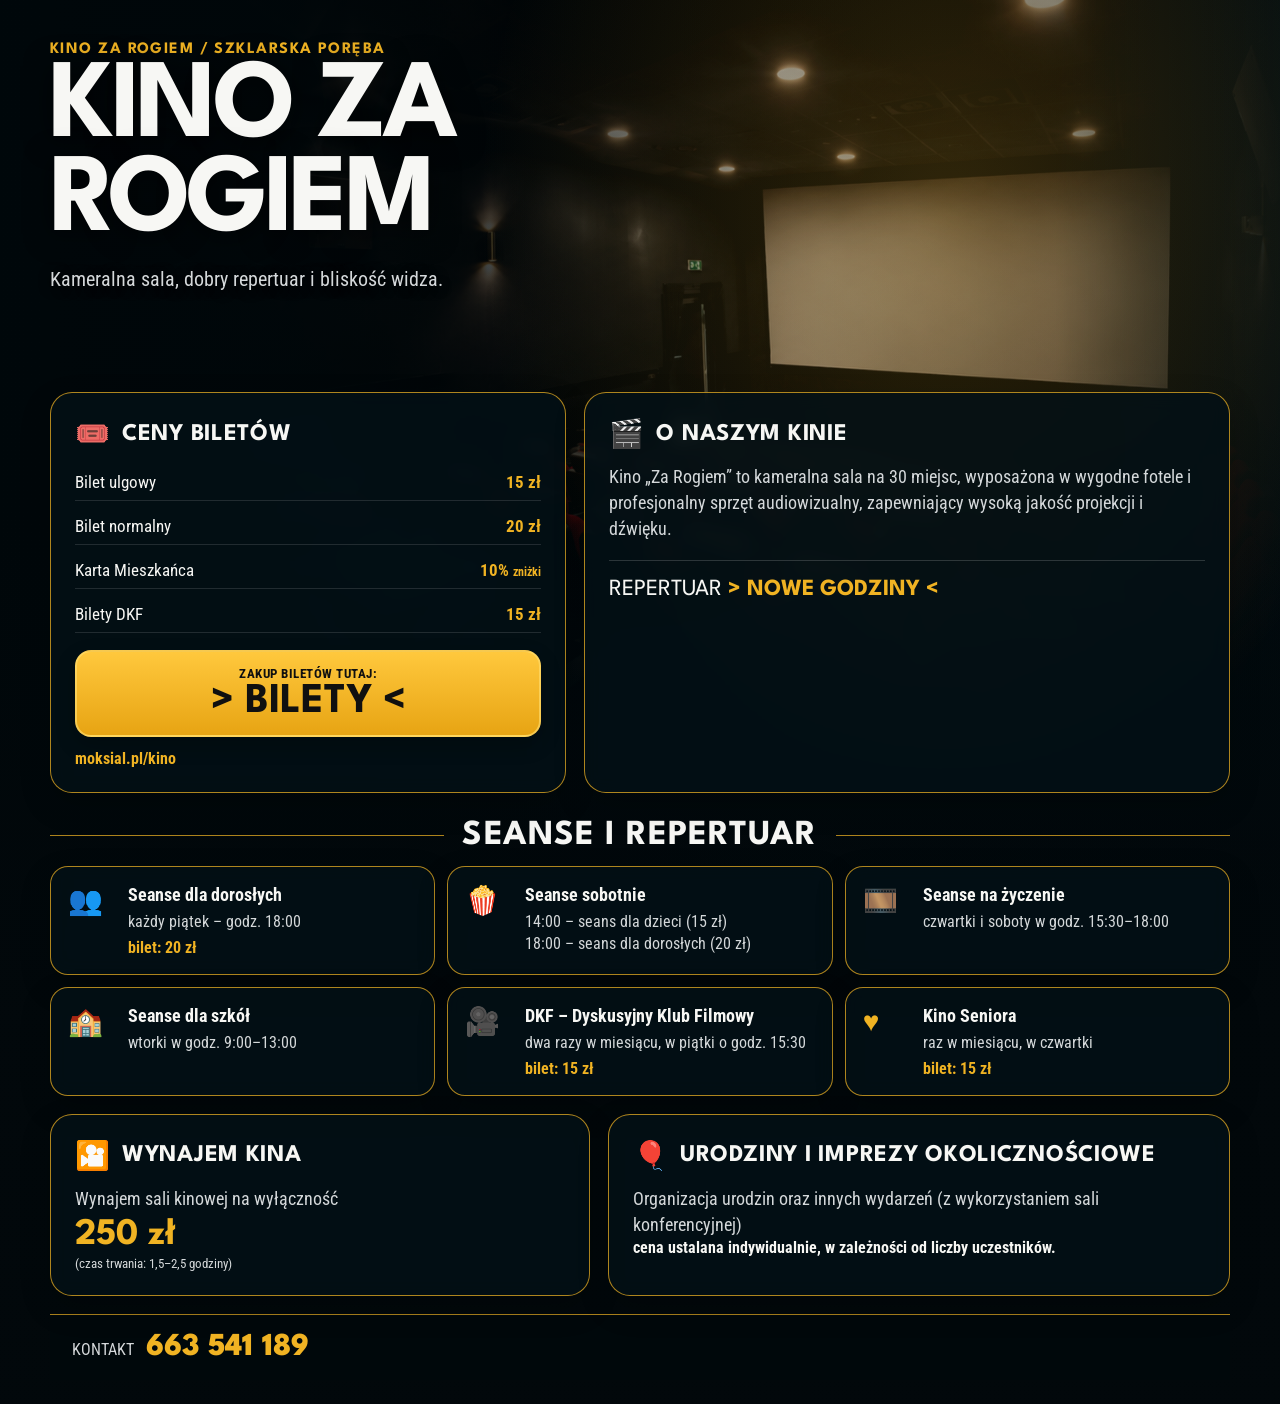
<file: index.html>
<!doctype html>
<html lang="pl">
<head>
  <meta charset="utf-8" />
  <meta name="viewport" content="width=device-width,initial-scale=1" />
  <title>Kino Za Rogiem — informacje</title>
  <meta name="description" content="Cennik, godziny seansów i informacje o Kinie Za Rogiem w Szklarskiej Porębie." />
  <link rel="preconnect" href="https://fonts.googleapis.com">
  <link rel="preconnect" href="https://fonts.gstatic.com" crossorigin>
  <link href="https://fonts.googleapis.com/css2?family=League+Spartan:wght@600;700;800&family=Roboto+Condensed:wght@400;500;600;700&display=swap" rel="stylesheet">
  <link rel="stylesheet" href="style.css" />
</head>
<body>
  <main class="cinema-card" id="cinemaCard" data-theme="default">
    <div class="cinema-card__bg" aria-hidden="true"></div>
    <div class="cinema-card__shade" aria-hidden="true"></div>

    <div class="content">
      <header class="hero">
        <div>
          <p class="eyebrow">Kino Za Rogiem / Szklarska Poręba</p>
          <h1>Kino Za Rogiem</h1>
          <p class="hero__lead">Kameralna sala, dobry repertuar i bliskość widza.</p>
        </div>
        <div class="now-playing" id="nowPlaying" hidden>
          <span>Najbliższy seans</span>
          <strong id="nowPlayingTitle">—</strong>
          <small id="nowPlayingDate">—</small>
        </div>
      </header>

      <section class="top-grid">
        <article class="panel prices-panel">
          <div class="panel__heading"><span class="icon">🎟️</span><h2>Ceny biletów</h2></div>
          <div class="price-list">
            <div><span>Bilet ulgowy</span><strong>15 zł</strong></div>
            <div><span>Bilet normalny</span><strong>20 zł</strong></div>
            <div><span>Karta Mieszkańca</span><strong>10% <small>zniżki</small></strong></div>
            <div><span>Bilety DKF</span><strong>15 zł</strong></div>
          </div>
          <a class="ticket-button" href="https://ekobilet.pl/moksial" target="_blank" rel="noopener noreferrer" aria-label="Kup bilety online w Ekobilet">
            <span>Zakup biletów tutaj:</span>
            <strong>&gt; BILETY &lt;</strong>
          </a>
          <a class="plain-link" href="https://moksial.pl/kino" target="_blank" rel="noopener noreferrer">moksial.pl/kino</a>
        </article>

        <article class="panel about-panel">
          <div class="panel__heading"><span class="icon">🎬</span><h2>O naszym kinie</h2></div>
          <p>Kino „Za Rogiem” to kameralna sala na 30 miejsc, wyposażona w wygodne fotele i profesjonalny sprzęt audiowizualny, zapewniający wysoką jakość projekcji i dźwięku.</p>
          <a class="repertoire-link" href="https://moksial.pl/kino" target="_blank" rel="noopener noreferrer">Repertuar <strong>&gt; NOWE GODZINY &lt;</strong></a>
        </article>
      </section>

      <section class="schedule-section">
        <div class="section-title"><span></span><h2>Seanse i repertuar</h2><span></span></div>
        <div class="schedule-grid">
          <article class="schedule-item"><span class="schedule-icon">👥</span><div><h3>Seanse dla dorosłych</h3><p>każdy piątek – godz. 18:00</p><strong>bilet: 20 zł</strong></div></article>
          <article class="schedule-item"><span class="schedule-icon">🍿</span><div><h3>Seanse sobotnie</h3><p>14:00 – seans dla dzieci (15 zł)<br>18:00 – seans dla dorosłych (20 zł)</p></div></article>
          <article class="schedule-item"><span class="schedule-icon">🎞️</span><div><h3>Seanse na życzenie</h3><p>czwartki i soboty w godz. 15:30–18:00</p></div></article>
          <article class="schedule-item"><span class="schedule-icon">🏫</span><div><h3>Seanse dla szkół</h3><p>wtorki w godz. 9:00–13:00</p></div></article>
          <article class="schedule-item"><span class="schedule-icon">🎥</span><div><h3>DKF – Dyskusyjny Klub Filmowy</h3><p>dwa razy w miesiącu, w piątki o godz. 15:30</p><strong>bilet: 15 zł</strong></div></article>
          <article class="schedule-item"><span class="schedule-icon">♥</span><div><h3>Kino Seniora</h3><p>raz w miesiącu, w czwartki</p><strong>bilet: 15 zł</strong></div></article>
        </div>
      </section>

      <section class="bottom-grid">
        <article class="panel compact"><div class="panel__heading"><span class="icon">🎦</span><h2>Wynajem kina</h2></div><p>Wynajem sali kinowej na wyłączność</p><strong class="big-price">250 zł</strong><small>(czas trwania: 1,5–2,5 godziny)</small></article>
        <article class="panel compact"><div class="panel__heading"><span class="icon">🎈</span><h2>Urodziny i imprezy okolicznościowe</h2></div><p>Organizacja urodzin oraz innych wydarzeń (z wykorzystaniem sali konferencyjnej)</p><strong>cena ustalana indywidualnie, w zależności od liczby uczestników.</strong></article>
      </section>

      <footer class="footer-bar">
        <div>
          <span>Kontakt</span>
          <a href="tel:+48663541189">663 541 189</a>
        </div>
        <p id="themeStatus" hidden></p>
      </footer>
    </div>
  </main>

  <script src="script.js" defer></script>
</body>
</html>
</file>
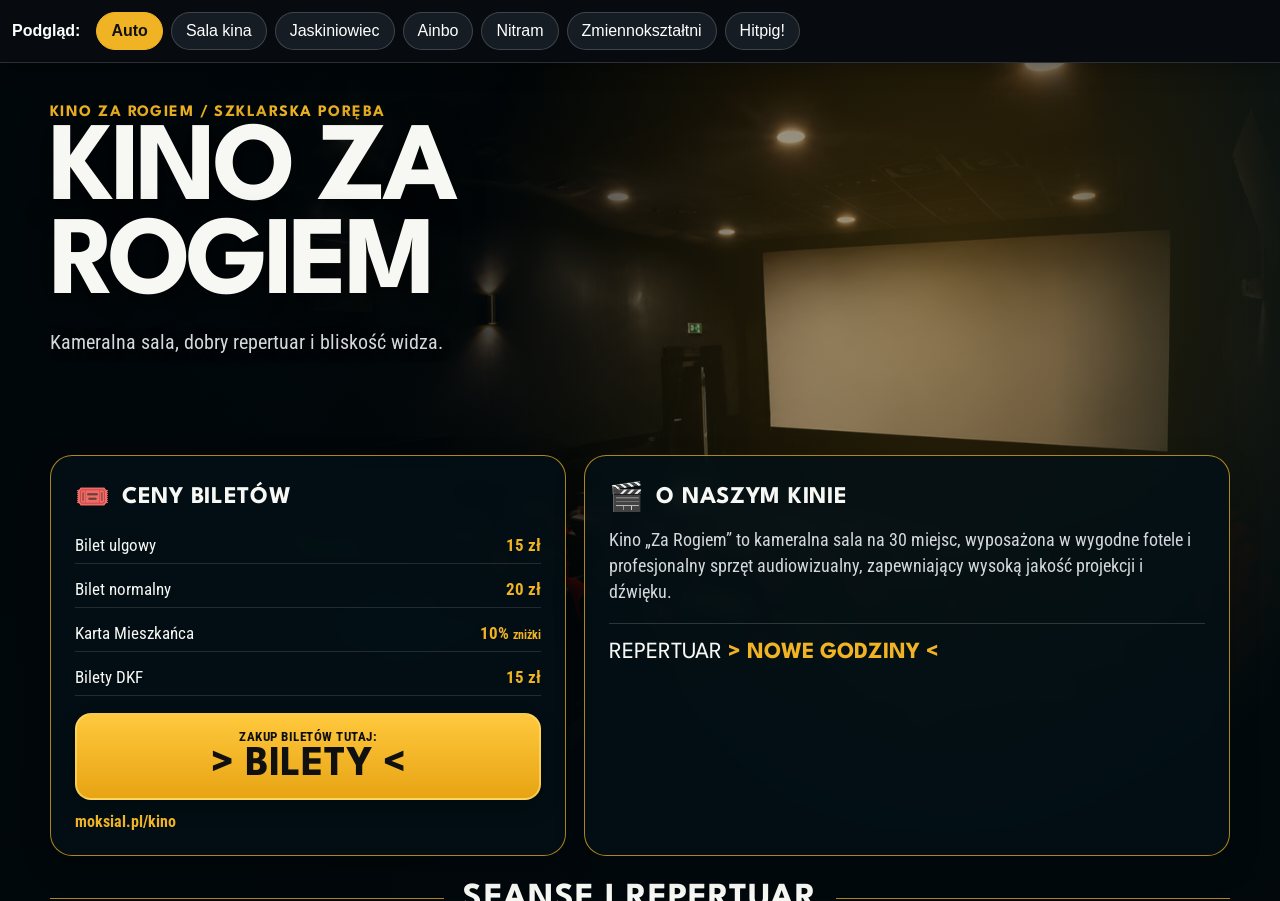
<file: preview.html>
<!doctype html>
<html lang="pl">
<head>
  <meta charset="utf-8" />
  <meta name="viewport" content="width=device-width, initial-scale=1" />
  <title>Podgląd motywów — Kino Za Rogiem</title>
  <style>
    :root { color-scheme: dark; }
    * { box-sizing: border-box; }
    html, body { margin: 0; min-height: 100%; background: #080c10; color: #fff; font-family: Arial, sans-serif; }
    body { display: grid; grid-template-rows: auto 1fr; }
    .toolbar {
      position: sticky;
      top: 0;
      z-index: 10;
      display: flex;
      flex-wrap: wrap;
      gap: 8px;
      align-items: center;
      padding: 12px;
      background: rgba(8,12,16,.96);
      border-bottom: 1px solid rgba(255,255,255,.15);
      box-shadow: 0 6px 20px rgba(0,0,0,.25);
    }
    .toolbar strong { margin-right: 8px; }
    button {
      border: 1px solid rgba(255,255,255,.18);
      background: #151c23;
      color: #fff;
      border-radius: 999px;
      padding: 9px 14px;
      font: inherit;
      cursor: pointer;
    }
    button:hover, button:focus-visible { border-color: #f0b323; outline: none; }
    button.active { background: #f0b323; color: #111; border-color: #f0b323; font-weight: 700; }
    iframe { width: 100%; height: calc(100vh - 62px); border: 0; background: #02080b; }
    @media (max-width: 760px) {
      iframe { height: calc(100vh - 112px); }
      .toolbar { gap: 6px; }
      button { padding: 8px 10px; font-size: .9rem; }
    }
  </style>
</head>
<body>
  <nav class="toolbar" aria-label="Wybór podglądu filmu">
    <strong>Podgląd:</strong>
    <button type="button" data-preview="auto" class="active">Auto</button>
    <button type="button" data-preview="default">Sala kina</button>
    <button type="button" data-preview="jaskiniowiec">Jaskiniowiec</button>
    <button type="button" data-preview="ainbo">Ainbo</button>
    <button type="button" data-preview="nitram">Nitram</button>
    <button type="button" data-preview="zmiennoksztaltni">Zmiennokształtni</button>
    <button type="button" data-preview="hitpig">Hitpig!</button>
  </nav>

  <iframe id="previewFrame" src="index.html" title="Podgląd modułu Kina Za Rogiem"></iframe>

  <script>
    const frame = document.getElementById('previewFrame');
    const buttons = [...document.querySelectorAll('[data-preview]')];

    function showPreview(value) {
      frame.src = value === 'auto' ? 'index.html' : `index.html?preview=${encodeURIComponent(value)}`;
      buttons.forEach(button => button.classList.toggle('active', button.dataset.preview === value));
      history.replaceState(null, '', value === 'auto' ? 'preview.html' : `preview.html?show=${encodeURIComponent(value)}`);
    }

    const initial = new URLSearchParams(location.search).get('show') || 'auto';
    showPreview(initial);

    buttons.forEach(button => {
      button.addEventListener('click', () => showPreview(button.dataset.preview));
    });
  </script>
</body>
</html>
</file>
<file: style.css>
:root {
  --accent: #f0b323;
  --accent-soft: rgba(240,179,35,.20);
  --panel: rgba(3,16,22,.82);
  --border: rgba(240,179,35,.72);
  --text: #f7f7f4;
  --muted: #d4d8da;
}

* { box-sizing: border-box; }
html, body { margin: 0; background: #02080b; }
body { font-family: "Roboto Condensed", Arial, sans-serif; color: var(--text); }
a { color: inherit; }

.cinema-card {
  position: relative;
  isolation: isolate;
  min-height: 100vh;
  overflow: hidden;
  background: #031016;
}

.cinema-card__bg,
.cinema-card__shade { position: absolute; inset: 0; pointer-events: none; }

/*
  Obraz filmu / sali nie jest osobnym prostokątem. To warstwa tła,
  która zajmuje głównie górną część modułu i miękko zanika na brzegach.
*/
.cinema-card__bg {
  z-index: -3;
  top: 0;
  right: 0;
  bottom: auto;
  left: 0;
  height: clamp(520px, 58vw, 760px);
  background-image: var(--bg-image, url('images/default-cinema.svg'));
  background-repeat: no-repeat;
  background-position: 74% 8%;
  background-size: cover;
  filter: saturate(.95) contrast(1.04) brightness(.92);
  transform: scale(1.015);
  opacity: .98;
  transition: background-image .5s ease, filter .5s ease, opacity .5s ease;
  -webkit-mask-image:
    linear-gradient(90deg, transparent 0%, #000 8%, #000 82%, transparent 100%),
    linear-gradient(180deg, #000 0%, #000 70%, transparent 100%);
  -webkit-mask-composite: source-in;
  mask-image:
    linear-gradient(90deg, transparent 0%, #000 8%, #000 82%, transparent 100%),
    linear-gradient(180deg, #000 0%, #000 70%, transparent 100%);
  mask-composite: intersect;
}

/* Przyciemnienie tworzy miejsce dla tekstu po lewej i wygasza dół obrazu. */
.cinema-card__shade {
  z-index: -2;
  background:
    linear-gradient(90deg,
      rgba(0,7,10,.99) 0%,
      rgba(0,7,10,.94) 23%,
      rgba(0,7,10,.68) 39%,
      rgba(0,7,10,.24) 61%,
      rgba(0,7,10,.42) 100%),
    linear-gradient(180deg,
      rgba(0,7,10,.04) 0%,
      rgba(0,7,10,.10) 28%,
      rgba(0,7,10,.58) 48%,
      rgba(0,7,10,.94) 66%,
      #02080b 78%);
}

.cinema-card::after {
  content: "";
  position: absolute;
  inset: 0;
  z-index: -1;
  pointer-events: none;
  background:
    radial-gradient(ellipse at 74% 15%, var(--accent-soft), transparent 35%),
    linear-gradient(180deg, transparent 0 36%, rgba(2,8,11,.30) 50%, rgba(2,8,11,.92) 72%);
}

.content {
  width: min(1180px, calc(100% - 32px));
  margin: 0 auto;
  padding: 42px 0 24px;
}

.hero {
  display: flex;
  align-items: flex-start;
  justify-content: space-between;
  gap: 28px;
  min-height: 350px;
}

.eyebrow {
  margin: 0 0 6px;
  font-family: "League Spartan", sans-serif;
  text-transform: uppercase;
  letter-spacing: .09em;
  color: var(--accent);
  font-weight: 700;
}

h1 {
  margin: 0;
  max-width: 560px;
  font-family: "League Spartan", sans-serif;
  font-size: clamp(3.5rem, 9vw, 7rem);
  line-height: .84;
  text-transform: uppercase;
  letter-spacing: -.04em;
  text-shadow: 0 4px 28px rgba(0,0,0,.7);
}

.hero__lead {
  margin: 16px 0 0;
  max-width: 470px;
  color: var(--muted);
  font-size: clamp(1rem, 2vw, 1.25rem);
  text-shadow: 0 2px 12px #000;
}

.now-playing {
  width: min(310px, 100%);
  margin-top: 4px;
  padding: 15px 18px;
  border-left: 3px solid var(--accent);
  background: linear-gradient(90deg, rgba(0,8,12,.76), rgba(0,8,12,.18));
  text-align: right;
  text-shadow: 0 2px 10px #000;
  backdrop-filter: blur(4px);
}

.now-playing span,
.now-playing small { display: block; color: var(--muted); }

.now-playing strong {
  display: block;
  margin: 5px 0;
  color: var(--accent);
  font-family: "League Spartan", sans-serif;
  font-size: 1.5rem;
  text-transform: uppercase;
}

.top-grid,
.bottom-grid {
  display: grid;
  grid-template-columns: 1fr 1.25fr;
  gap: 18px;
}

.bottom-grid {
  grid-template-columns: 1fr 1.15fr;
  margin-top: 18px;
}

.panel,
.schedule-item {
  border: 1px solid var(--border);
  background: var(--panel);
  box-shadow: 0 12px 30px rgba(0,0,0,.22);
  backdrop-filter: blur(9px);
}

.panel { border-radius: 22px; padding: 24px; }
.panel__heading { display: flex; gap: 12px; align-items: center; margin-bottom: 14px; }
.panel__heading h2,
.section-title h2 {
  margin: 0;
  font-family: "League Spartan", sans-serif;
  text-transform: uppercase;
  letter-spacing: .03em;
}

.icon,
.schedule-icon { color: var(--accent); font-size: 1.75rem; }
.panel p { margin: 0; color: var(--muted); font-size: 1.12rem; line-height: 1.45; }
.price-list { display: grid; gap: 7px; }
.price-list > div {
  display: flex;
  justify-content: space-between;
  gap: 20px;
  align-items: baseline;
  padding: 8px 0;
  border-bottom: 1px solid rgba(255,255,255,.12);
  font-size: 1.08rem;
}
.price-list strong,
.schedule-item strong,
.big-price { color: var(--accent); }
.price-list small { font-size: .7em; }

.ticket-button {
  display: grid;
  justify-items: center;
  margin-top: 17px;
  padding: 14px 18px 12px;
  border-radius: 16px;
  background: linear-gradient(180deg, #ffc83d, #e7a413);
  color: #101010;
  text-decoration: none;
  border: 2px solid rgba(255,221,111,.65);
  box-shadow: 0 8px 20px rgba(0,0,0,.24);
  transition: transform .16s ease, filter .16s ease, box-shadow .16s ease;
}
.ticket-button span { font-size: .8rem; text-transform: uppercase; font-weight: 700; letter-spacing: .04em; }
.ticket-button strong { font-family: "League Spartan", sans-serif; font-size: clamp(1.8rem, 4vw, 2.65rem); line-height: 1; }
.ticket-button:hover,
.ticket-button:focus-visible {
  transform: translateY(-2px) scale(1.01);
  filter: brightness(1.06);
  box-shadow: 0 12px 26px rgba(0,0,0,.35), 0 0 0 4px rgba(240,179,35,.18);
  outline: none;
}

.plain-link {
  display: inline-block;
  margin-top: 12px;
  color: var(--accent);
  text-decoration: none;
  font-weight: 700;
}

.repertoire-link {
  display: block;
  margin-top: 18px;
  padding-top: 18px;
  border-top: 1px solid rgba(255,255,255,.16);
  font-family: "League Spartan", sans-serif;
  text-transform: uppercase;
  text-decoration: none;
  font-size: 1.45rem;
}
.repertoire-link strong { color: var(--accent); }

.schedule-section { margin-top: 26px; }
.section-title {
  display: grid;
  grid-template-columns: 1fr auto 1fr;
  gap: 18px;
  align-items: center;
  margin-bottom: 14px;
}
.section-title span { height: 1px; background: var(--border); }
.section-title h2 { font-size: clamp(1.6rem, 4vw, 2.2rem); }
.schedule-grid { display: grid; grid-template-columns: repeat(3, 1fr); gap: 12px; }
.schedule-item {
  display: grid;
  grid-template-columns: 48px 1fr;
  gap: 12px;
  border-radius: 18px;
  padding: 17px;
}
.schedule-item h3 { margin: 0 0 6px; font-size: 1.12rem; }
.schedule-item p { margin: 0; color: var(--muted); line-height: 1.35; }
.schedule-item strong { display: inline-block; margin-top: 5px; }
.compact small { display: block; margin-top: 4px; color: var(--muted); }
.big-price { display: block; margin-top: 6px; font-family: "League Spartan"; font-size: 2.35rem; }

.footer-bar {
  display: flex;
  justify-content: space-between;
  gap: 20px;
  align-items: center;
  margin-top: 18px;
  padding: 18px 22px;
  border-top: 1px solid var(--border);
  background: rgba(0,8,12,.78);
}
.footer-bar div { display: flex; gap: 12px; align-items: baseline; }
.footer-bar span { text-transform: uppercase; color: var(--muted); }
.footer-bar a {
  color: var(--accent);
  text-decoration: none;
  font-family: "League Spartan", sans-serif;
  font-size: 2rem;
  font-weight: 800;
}
.footer-bar p { margin: 0; color: var(--muted); font-size: .9rem; text-align: right; }

@media (max-width: 880px) {
  .cinema-card__bg {
    height: 610px;
    background-position: 68% top;
  }
  .hero { min-height: 300px; flex-direction: column; }
  .now-playing { text-align: left; }
  .top-grid,
  .bottom-grid,
  .schedule-grid { grid-template-columns: 1fr 1fr; }
}

@media (max-width: 620px) {
  .content { width: min(100% - 20px, 1180px); padding-top: 22px; }
  h1 { font-size: clamp(3.3rem, 18vw, 5rem); }
  .hero { min-height: 405px; margin-bottom: 22px; }
  .cinema-card__bg {
    height: 520px;
    background-position: 64% top;
    background-size: auto 520px;
    background-color: #02080b;
    -webkit-mask-image: linear-gradient(180deg, #000 0%, #000 68%, transparent 100%);
    mask-image: linear-gradient(180deg, #000 0%, #000 68%, transparent 100%);
  }
  .cinema-card__shade {
    background:
      linear-gradient(90deg, rgba(0,8,12,.90) 0%, rgba(0,8,12,.52) 45%, rgba(0,8,12,.20) 100%),
      linear-gradient(180deg, rgba(0,8,12,.12) 0%, rgba(0,8,12,.22) 25%, rgba(0,8,12,.84) 48%, #02080b 66%);
  }
  .top-grid,
  .bottom-grid,
  .schedule-grid { grid-template-columns: 1fr; }
  .panel { padding: 19px; border-radius: 18px; }
  .section-title { grid-template-columns: 1fr; text-align: center; }
  .section-title span { display: none; }
  .footer-bar { align-items: flex-start; flex-direction: column; }
  .footer-bar p { text-align: left; }
}

@media (prefers-reduced-motion: reduce) {
  .cinema-card__bg,
  .ticket-button { transition: none; }
}
</file>
